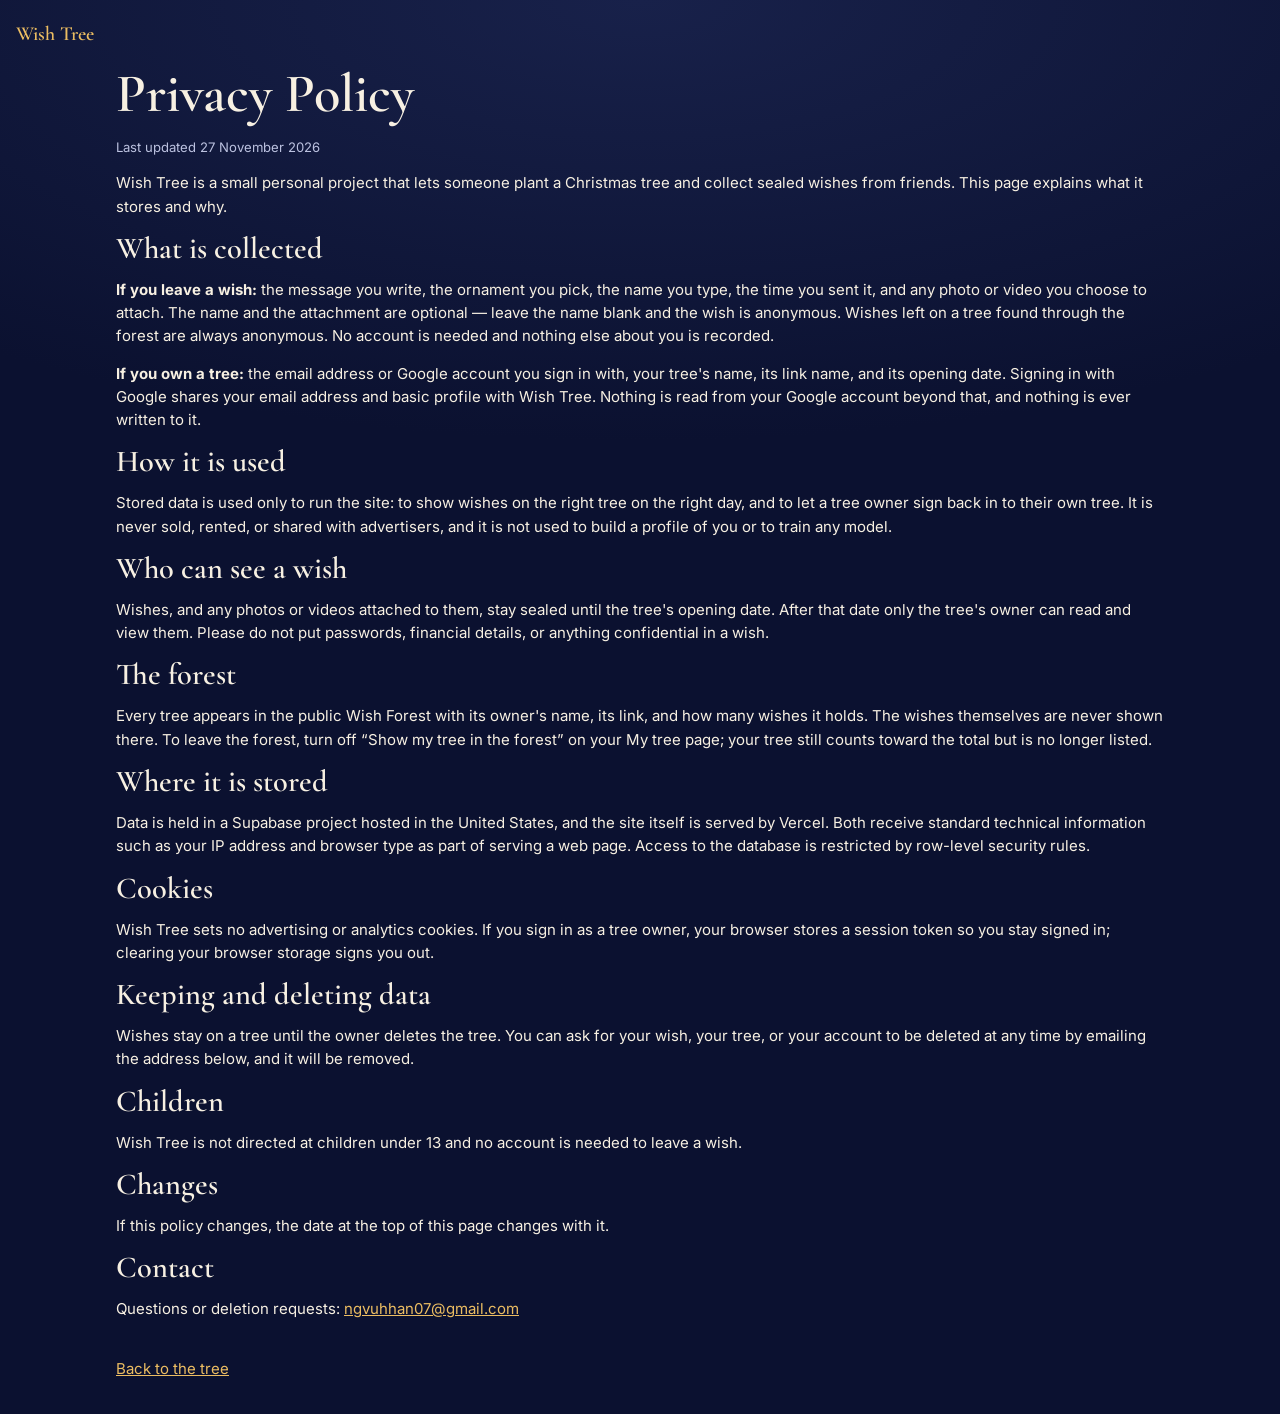
<file: privacy.html>
<!doctype html>
<html lang="en">
<head>
  <meta charset="utf-8">
  <meta name="viewport" content="width=device-width, initial-scale=1, viewport-fit=cover">
  <title>Privacy Policy — Wish Tree</title>
  <meta name="description" content="How Wish Tree handles your data.">
  <meta name="theme-color" content="#0b1130">
  <link rel="icon" href="data:image/svg+xml,%3Csvg xmlns='http://www.w3.org/2000/svg' viewBox='0 0 32 32'%3E%3Cpath d='M16 3 5 28h22z' fill='%23557833'/%3E%3Ccircle cx='16' cy='5' r='4' fill='%23cf2438'/%3E%3C/svg%3E">
  <link rel="preconnect" href="https://fonts.googleapis.com">
  <link rel="preconnect" href="https://fonts.gstatic.com" crossorigin>
  <link rel="stylesheet" href="https://fonts.googleapis.com/css2?family=Cormorant+Garamond:ital,wght@0,500;0,600;1,500&family=Inter:wght@400;500;600&display=swap">
  <link rel="stylesheet" href="assets/style.css">
</head>
<body>
  <header class="topbar">
    <a class="brand" href="./">Wish Tree</a>
  </header>

  <main>
    <h1>Privacy Policy</h1>
    <p class="hint">Last updated 27 November 2026</p>

    <p>Wish Tree is a small personal project that lets someone plant a Christmas tree and collect sealed wishes from friends. This page explains what it stores and why.</p>

    <h2>What is collected</h2>
    <p><strong>If you leave a wish:</strong> the message you write, the ornament you pick, the name you type, the time you sent it, and any photo or video you choose to attach. The name and the attachment are optional — leave the name blank and the wish is anonymous. Wishes left on a tree found through the forest are always anonymous. No account is needed and nothing else about you is recorded.</p>
    <p><strong>If you own a tree:</strong> the email address or Google account you sign in with, your tree's name, its link name, and its opening date. Signing in with Google shares your email address and basic profile with Wish Tree. Nothing is read from your Google account beyond that, and nothing is ever written to it.</p>

    <h2>How it is used</h2>
    <p>Stored data is used only to run the site: to show wishes on the right tree on the right day, and to let a tree owner sign back in to their own tree. It is never sold, rented, or shared with advertisers, and it is not used to build a profile of you or to train any model.</p>

    <h2>Who can see a wish</h2>
    <p>Wishes, and any photos or videos attached to them, stay sealed until the tree's opening date. After that date only the tree's owner can read and view them. Please do not put passwords, financial details, or anything confidential in a wish.</p>

    <h2>The forest</h2>
    <p>Every tree appears in the public Wish Forest with its owner's name, its link, and how many wishes it holds. The wishes themselves are never shown there. To leave the forest, turn off “Show my tree in the forest” on your My tree page; your tree still counts toward the total but is no longer listed.</p>

    <h2>Where it is stored</h2>
    <p>Data is held in a Supabase project hosted in the United States, and the site itself is served by Vercel. Both receive standard technical information such as your IP address and browser type as part of serving a web page. Access to the database is restricted by row-level security rules.</p>

    <h2>Cookies</h2>
    <p>Wish Tree sets no advertising or analytics cookies. If you sign in as a tree owner, your browser stores a session token so you stay signed in; clearing your browser storage signs you out.</p>

    <h2>Keeping and deleting data</h2>
    <p>Wishes stay on a tree until the owner deletes the tree. You can ask for your wish, your tree, or your account to be deleted at any time by emailing the address below, and it will be removed.</p>

    <h2>Children</h2>
    <p>Wish Tree is not directed at children under 13 and no account is needed to leave a wish.</p>

    <h2>Changes</h2>
    <p>If this policy changes, the date at the top of this page changes with it.</p>

    <h2>Contact</h2>
    <p>Questions or deletion requests: <a href="mailto:ngvuhhan07@gmail.com">ngvuhhan07@gmail.com</a></p>

    <a class="back" href="./">Back to the tree</a>
  </main>
</body>
</html>
</file>
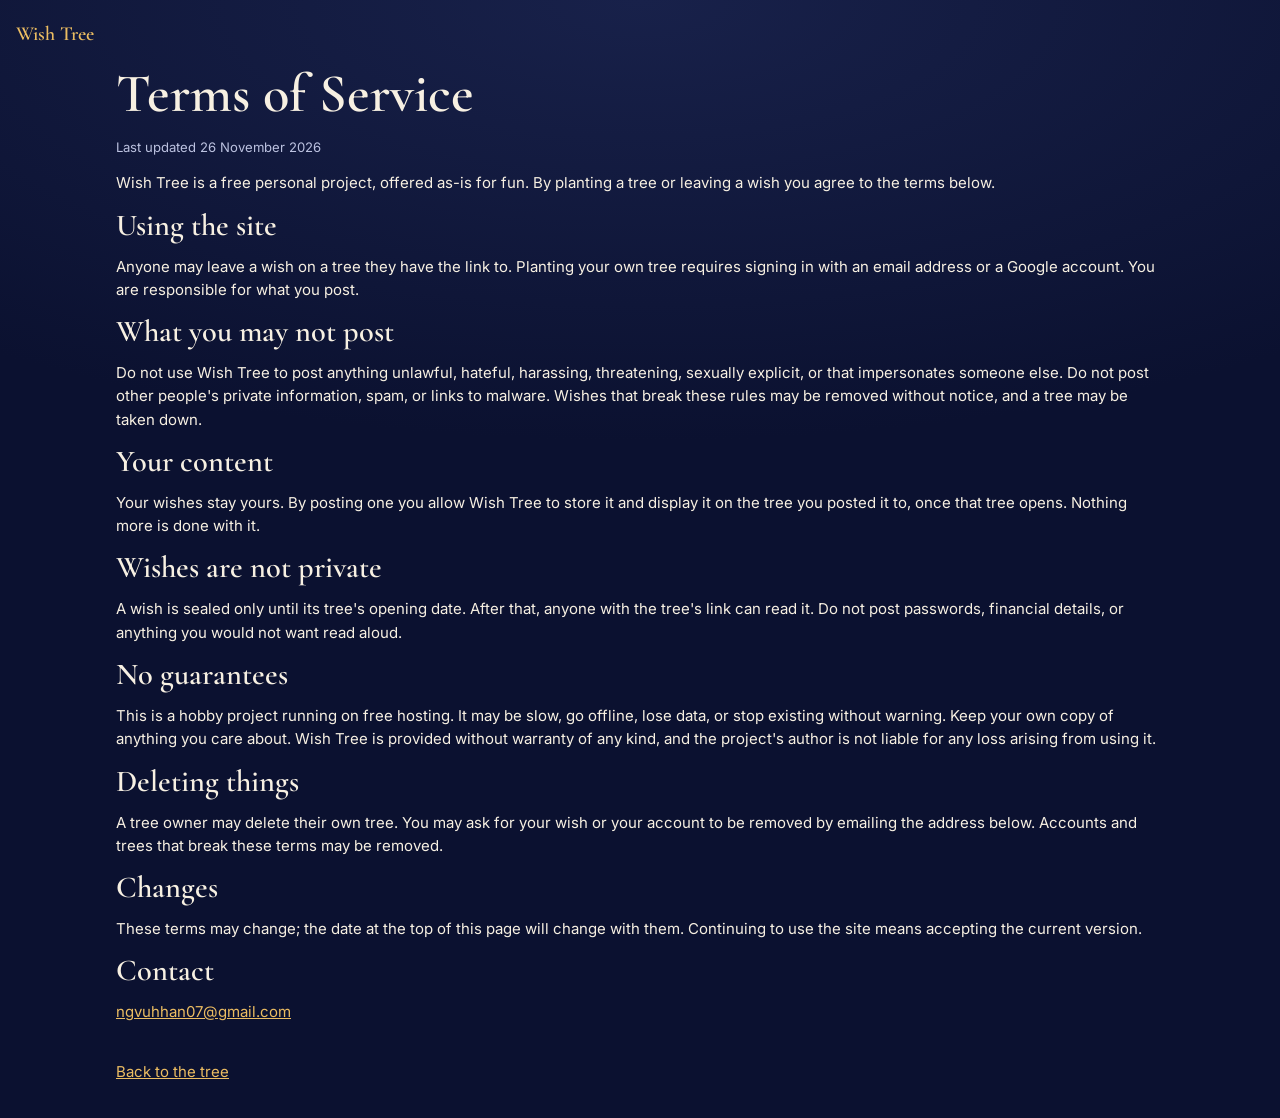
<file: terms.html>
<!doctype html>
<html lang="en">
<head>
  <meta charset="utf-8">
  <meta name="viewport" content="width=device-width, initial-scale=1, viewport-fit=cover">
  <title>Terms of Service — Wish Tree</title>
  <meta name="description" content="The terms for using Wish Tree.">
  <meta name="theme-color" content="#0b1130">
  <link rel="icon" href="data:image/svg+xml,%3Csvg xmlns='http://www.w3.org/2000/svg' viewBox='0 0 32 32'%3E%3Cpath d='M16 3 5 28h22z' fill='%23557833'/%3E%3Ccircle cx='16' cy='5' r='4' fill='%23cf2438'/%3E%3C/svg%3E">
  <link rel="preconnect" href="https://fonts.googleapis.com">
  <link rel="preconnect" href="https://fonts.gstatic.com" crossorigin>
  <link rel="stylesheet" href="https://fonts.googleapis.com/css2?family=Cormorant+Garamond:ital,wght@0,500;0,600;1,500&family=Inter:wght@400;500;600&display=swap">
  <link rel="stylesheet" href="assets/style.css">
</head>
<body>
  <header class="topbar">
    <a class="brand" href="./">Wish Tree</a>
  </header>

  <main>
    <h1>Terms of Service</h1>
    <p class="hint">Last updated 26 November 2026</p>

    <p>Wish Tree is a free personal project, offered as-is for fun. By planting a tree or leaving a wish you agree to the terms below.</p>

    <h2>Using the site</h2>
    <p>Anyone may leave a wish on a tree they have the link to. Planting your own tree requires signing in with an email address or a Google account. You are responsible for what you post.</p>

    <h2>What you may not post</h2>
    <p>Do not use Wish Tree to post anything unlawful, hateful, harassing, threatening, sexually explicit, or that impersonates someone else. Do not post other people's private information, spam, or links to malware. Wishes that break these rules may be removed without notice, and a tree may be taken down.</p>

    <h2>Your content</h2>
    <p>Your wishes stay yours. By posting one you allow Wish Tree to store it and display it on the tree you posted it to, once that tree opens. Nothing more is done with it.</p>

    <h2>Wishes are not private</h2>
    <p>A wish is sealed only until its tree's opening date. After that, anyone with the tree's link can read it. Do not post passwords, financial details, or anything you would not want read aloud.</p>

    <h2>No guarantees</h2>
    <p>This is a hobby project running on free hosting. It may be slow, go offline, lose data, or stop existing without warning. Keep your own copy of anything you care about. Wish Tree is provided without warranty of any kind, and the project's author is not liable for any loss arising from using it.</p>

    <h2>Deleting things</h2>
    <p>A tree owner may delete their own tree. You may ask for your wish or your account to be removed by emailing the address below. Accounts and trees that break these terms may be removed.</p>

    <h2>Changes</h2>
    <p>These terms may change; the date at the top of this page will change with them. Continuing to use the site means accepting the current version.</p>

    <h2>Contact</h2>
    <p><a href="mailto:ngvuhhan07@gmail.com">ngvuhhan07@gmail.com</a></p>

    <a class="back" href="./">Back to the tree</a>
  </main>
</body>
</html>
</file>
<file: assets/style.css>
:root {
  --night: #0b1130;
  --night-2: #18214a;
  --snow: #f7f0e2;
  --mist: #bcc2e0;
  --gold: #ecbd62;
  --rose: #ffb4a6;
  --glass: rgba(255, 255, 255, 0.065);
  --line: rgba(255, 255, 255, 0.15);
  --tile: #37416f;
  --serif: 'Cormorant Garamond', Georgia, serif;
  --sans: Inter, system-ui, -apple-system, sans-serif;
}

*, *::before, *::after { box-sizing: border-box; }
[hidden] { display: none !important; }

html { color-scheme: dark; background: var(--night); }

body {
  margin: 0;
  min-height: 100vh;
  min-height: 100dvh;
  background: radial-gradient(120% 70% at 50% 0%, var(--night-2), var(--night) 70%) fixed var(--night);
  color: var(--snow);
  font: 400 15px/1.55 var(--sans);
  overflow-x: hidden;
}

.sprite { position: absolute; width: 0; height: 0; overflow: hidden; }
#snow { position: fixed; inset: 0; width: 100%; height: 100%; pointer-events: none; z-index: 0; }

.topbar, main { position: relative; z-index: 1; }
.topbar {
  display: flex;
  justify-content: space-between;
  align-items: center;
  padding: 12px max(16px, env(safe-area-inset-right)) 0 max(16px, env(safe-area-inset-left));
}
.brand { display: inline-flex; align-items: center; min-height: 44px; font: 600 1.25rem var(--serif); color: var(--gold); text-decoration: none; }

main { width: min(100%, 640px); margin: 0 auto; padding: 8px 16px calc(64px + env(safe-area-inset-bottom)); }

h1, h2 { font-family: var(--serif); font-weight: 600; line-height: 1.12; margin: 0 0 12px; overflow-wrap: anywhere; }
h1 { font-size: clamp(2.2rem, 10vw, 3.4rem); }
h2 { font-size: 1.9rem; }
p { margin: 0 0 14px; }

a { color: var(--gold); }
:focus-visible { outline: 3px solid var(--gold); outline-offset: 3px; }

/* ---------- buttons and fields ---------- */

.btn {
  display: inline-flex;
  justify-content: center;
  align-items: center;
  min-height: 46px;
  padding: 10px 22px;
  border: 1px solid transparent;
  border-radius: 999px;
  font: 600 0.95rem var(--sans);
  text-decoration: none;
  cursor: pointer;
  background: none;
  color: var(--snow);
  transition: background-color 0.2s, transform 0.2s;
}
.btn:active { transform: scale(0.98); }
.btn:disabled { opacity: 0.6; cursor: progress; }
.btn-primary { background: var(--gold); color: #2a1a04; }
.btn-primary:hover { background: #f6cd7c; }
.btn-glass { background: var(--glass); border-color: var(--line); }
.btn-glass:hover { background: rgba(255, 255, 255, 0.12); }
.btn-quiet { color: var(--gold); min-height: 44px; padding-inline: 12px; font-weight: 500; }
.btn-quiet:hover { background: var(--glass); }
.wide { width: 100%; }

.actions { display: flex; flex-wrap: wrap; justify-content: center; gap: 10px; margin-top: 22px; }

form { display: flex; flex-direction: column; }
label, .legend { font-weight: 500; font-size: 0.9rem; margin: 6px 0; }
input, textarea {
  width: 100%;
  padding: 12px 14px;
  border: 1px solid rgba(255, 255, 255, 0.28);
  border-radius: 12px;
  background: rgba(3, 7, 26, 0.55);
  color: var(--snow);
  font: 400 16px/1.45 var(--sans); /* 16px stops iOS zooming on focus */
  margin-bottom: 8px;
}
textarea { resize: vertical; min-height: 104px; }
::placeholder { color: #98a0c4; opacity: 1; }
form > .btn { margin-top: 10px; }
.hint { color: var(--mist); font-size: 0.82rem; overflow-wrap: anywhere; }
.counter { text-align: right; margin: -4px 0 4px; font-variant-numeric: tabular-nums; }
.error { color: var(--rose); font-weight: 500; margin-top: 8px; }
.status { text-align: center; color: var(--mist); padding: 24px 0 0; }
.center { text-align: center; }

.panel {
  max-width: 460px;
  margin: 24px auto 0;
  padding: 28px 22px;
  background: var(--glass);
  border: 1px solid var(--line);
  border-radius: 24px;
}
.panel > .btn { width: 100%; margin-top: 12px; }
.back { display: inline-flex; align-items: center; min-height: 44px; margin-top: 12px; }

/* ---------- tree view ---------- */

.tree-head { text-align: center; padding-top: 14px; }
.kicker { font: italic 500 1.2rem var(--serif); color: var(--gold); margin: 0; }
.tree-head h1 { margin: 2px 0 8px; }
.explain { color: var(--mist); max-width: 34ch; margin: 0 auto; }

.tabs { display: flex; gap: 8px; overflow-x: auto; padding: 18px 4px 4px; justify-content: safe center; }
.tab {
  flex: none;
  min-height: 44px;
  padding: 6px 18px;
  border: 1px solid var(--line);
  border-radius: 999px;
  background: var(--glass);
  color: var(--snow);
  font: 500 0.88rem var(--sans);
  cursor: pointer;
}
.tab:hover { background: rgba(255, 255, 255, 0.12); }
.tab:active, .pick:active { transform: scale(0.96); }
.tab[aria-pressed='true'] { background: var(--gold); border-color: var(--gold); color: #2a1a04; font-weight: 600; }

.tree-wrap { position: relative; width: min(100%, 520px); margin: 6px auto 0; }
.tree-wrap::before {
  content: '';
  position: absolute;
  inset: -4% -16px;
  background: radial-gradient(closest-side, rgba(255, 214, 140, 0.42), rgba(255, 196, 120, 0.16) 55%, transparent 100%);
  pointer-events: none;
}
#tree { position: relative; display: block; width: 100%; height: auto; }

.slot { outline: none; }
.slot[role='button'] { cursor: pointer; }
.hit { fill: transparent; stroke: transparent; stroke-width: 5; }
.slot:focus-visible .hit { stroke: var(--gold); stroke-dasharray: 10 6; }
.orn { filter: drop-shadow(0 0 5px rgba(255, 236, 196, 0.5)) drop-shadow(0 4px 4px rgba(4, 14, 2, 0.5)); transform-box: fill-box; transform-origin: center; transition: scale 0.2s; }
.slot[role='button']:hover .orn, .slot:focus-visible .orn { scale: 1.12; }
.pop { animation: pop 0.55s cubic-bezier(0.3, 1.6, 0.5, 1) backwards; }
@keyframes pop { from { transform: scale(0); opacity: 0; } }

.count { text-align: center; font: 600 1.45rem/1.3 var(--serif); margin: 14px 0; }

.countdown { display: grid; grid-template-columns: repeat(4, 1fr); gap: 8px; max-width: 400px; margin: 0 auto; }
.countdown div { background: var(--glass); border: 1px solid var(--line); border-radius: 16px; padding: 10px 2px 8px; text-align: center; }
.countdown b { display: block; font: 600 2rem/1.1 var(--serif); font-variant-numeric: lining-nums tabular-nums; color: var(--gold); }
.countdown span { font-size: 0.74rem; color: var(--mist); }
.opens { text-align: center; color: var(--mist); font-size: 0.85rem; margin: 10px 0 0; }

.cards { list-style: none; margin: 40px 0 0; padding: 0; display: grid; gap: 14px; }
.card { background: var(--glass); border: 1px solid var(--line); border-radius: 20px; padding: 22px 22px 16px; }
.card .message { font: 500 1.4rem/1.45 var(--serif); white-space: pre-wrap; overflow-wrap: anywhere; }
.card .from { color: var(--gold); font-size: 0.86rem; text-align: right; margin: 0; overflow-wrap: anywhere; }
.cards.animate .card { animation: rise 0.55s ease-out backwards; }
@keyframes rise { from { opacity: 0; transform: translateY(18px); } }
.cards .card.flash { animation: flash 1.4s ease-out; }
@keyframes flash { 0%, 35% { background: rgba(236, 189, 98, 0.34); border-color: var(--gold); } }

/* ---------- wish dialog: centred card, bottom sheet on phones ---------- */

dialog {
  width: min(460px, 100%);
  max-height: 92vh;
  max-height: 92dvh;
  padding: 0;
  border: 1px solid var(--line);
  border-radius: 26px;
  background: rgba(24, 33, 74, 0.96);
  color: var(--snow);
  overscroll-behavior: contain;
}
dialog::backdrop { background: rgba(3, 6, 22, 0.7); backdrop-filter: blur(4px); }
dialog[open] { animation: rise 0.3s ease-out; }
body:has(dialog[open]) { overflow: hidden; }
.sheet { position: relative; padding: 26px 22px calc(22px + env(safe-area-inset-bottom)); }
.close { position: absolute; top: 12px; right: 12px; width: 44px; height: 44px; border: 0; border-radius: 50%; background: var(--glass); color: var(--snow); font-size: 1.6rem; line-height: 1; cursor: pointer; }
.sheet h2 { padding-right: 44px; }
.picker { display: grid; grid-template-columns: repeat(auto-fill, minmax(46px, 1fr)); gap: 7px; }
.pick { aspect-ratio: 1; padding: 5px; border: 3px solid transparent; border-radius: 14px; background: var(--tile); cursor: pointer; opacity: 0.82; transition: opacity 0.2s, transform 0.15s; }
.pick:hover { opacity: 1; }
.pick svg { display: block; width: 100%; height: 100%; }
.pick[aria-checked='true'] { opacity: 1; border-color: var(--gold); box-shadow: 0 0 0 3px rgba(236, 189, 98, 0.4); }
#wish-done { padding: 12px 0; }
#wish-done h2 { padding: 0; }
.done-orn { width: 112px; height: 112px; background: var(--tile); border-radius: 50%; padding: 14px; margin-bottom: 14px; }

@media (max-width: 560px) {
  dialog { width: 100%; max-width: 100%; margin: auto 0 0; border-radius: 26px 26px 0 0; border-width: 1px 0 0; }
}

/* ---------- my tree ---------- */

.stats { display: grid; grid-template-columns: 1fr 1.6fr; gap: 10px; margin: 22px 0 8px; }
.stats div { border: 1px solid var(--line); border-radius: 16px; padding: 12px; text-align: center; }
.stats dt { color: var(--mist); font-size: 0.8rem; }
.stats dd { margin: 4px 0 0; font: 600 1.6rem/1.25 var(--serif); color: var(--gold); font-variant-numeric: lining-nums; }

@media (prefers-reduced-motion: reduce) {
  *, *::before, *::after {
    animation-duration: 0.01ms !important;
    animation-delay: 0ms !important;
    transition-duration: 0.01ms !important;
    scroll-behavior: auto !important;
  }
}

.legal { position: relative; z-index: 1; display: flex; justify-content: center; gap: 18px; padding: 0 16px calc(24px + env(safe-area-inset-bottom)); }
.legal a { color: var(--mist); font-size: 0.78rem; text-decoration: none; }
.legal a:hover { color: var(--gold); text-decoration: underline; }

/* Wide screens: stand the tree beside its details so the countdown and the
   buttons are on screen without scrolling. One column everywhere else. */
@media (min-width: 1000px) and (min-height: 560px) {
  main { width: min(100%, 1080px); padding-bottom: 24px; }

  #view-tree {
    display: grid;
    grid-template-columns: minmax(0, auto) minmax(0, 1fr);
    /* Blank 1fr rows above and below the details centre them against the tree. */
    grid-template-rows: auto 1fr auto auto auto auto auto 1fr auto auto;
    column-gap: clamp(28px, 4vw, 64px);
    row-gap: 0;
    min-height: calc(100vh - 140px);
  }

  #tabs { grid-area: 1 / 1 / 2 / 3; }

  /* The tree's viewBox is 740x990, so width = height x 0.747 keeps it whole. */
  .tree-wrap {
    grid-area: 2 / 1 / 9 / 2;
    align-self: center;
    margin: 0;
    width: min(500px, calc((100vh - 250px) * 0.747));
  }

  .tree-head { grid-area: 3 / 2 / 4 / 3; text-align: left; padding-top: 0; }
  .tree-head h1 { margin-top: 0; }
  .explain { margin-inline: 0; }
  .count { grid-area: 4 / 2 / 5 / 3; text-align: left; }
  .countdown { grid-area: 5 / 2 / 6 / 3; margin: 0; max-width: 420px; }
  .opens { grid-area: 6 / 2 / 7 / 3; text-align: left; margin-top: 10px; }
  .actions { grid-area: 7 / 2 / 8 / 3; justify-content: flex-start; }

  #cards-status { grid-area: 9 / 1 / 10 / 3; }
  #cards { grid-area: 10 / 1 / 11 / 3; grid-template-columns: repeat(2, minmax(0, 1fr)); }
}

/* Phones: fit the whole tree view in one screen, no scrolling. The tree takes
   whatever height the text and buttons leave, with a floor so it stays a tree.
   dvh, not vh, so a phone's retracting address bar does not cut the bottom off. */
@media (max-width: 999px) {
  main { padding-bottom: calc(10px + env(safe-area-inset-bottom)); }
  .tree-head { padding-top: 4px; }
  .tree-head h1 { font-size: clamp(1.85rem, 8vw, 2.6rem); }
  .tree-head .explain { font-size: 0.9rem; }
  .tree-wrap { margin-top: 0; width: min(100%, calc((100dvh - 440px) * 0.747)); min-width: 236px; }
  .count { margin: 4px 0; font-size: 1.22rem; }
  .countdown div { padding: 5px 2px 4px; }
  .countdown b { font-size: 1.55rem; }
  .opens { margin-top: 6px; font-size: 0.78rem; }
  #view-tree .actions { margin-top: 12px; gap: 8px; }
  .legal { padding-bottom: calc(8px + env(safe-area-inset-bottom)); }
}

/* Short phones have no room for the blurb or the exact date; the countdown
   above the buttons already says how long there is to wait. */
@media (max-width: 999px) and (max-height: 760px) {
  .tree-head .explain { display: none; }
  .opens { display: none; }
  .tree-wrap { width: min(100%, calc((100dvh - 392px) * 0.747)); min-width: 186px; }
}

/* ---------- forest ---------- */

.forest-count { font: 600 1.35rem var(--serif); color: var(--gold); margin: 0; }
.forest-wrap { position: relative; margin: 18px -16px 0; }
#forest { display: block; width: 100%; height: auto; }
.pine { cursor: pointer; outline: none; }
.pine g { transition: transform 0.25s ease, filter 0.25s ease; transform-box: fill-box; transform-origin: 50% 100%; }
.pine:hover g, .pine:focus-visible g { transform: scale(1.12); filter: drop-shadow(0 0 6px rgba(236, 189, 98, 0.7)); opacity: 1; }
.pine-star { filter: drop-shadow(0 0 3px rgba(236, 189, 98, 0.8)); }
.forest-tip {
  position: absolute; transform: translate(-50%, calc(-100% - 8px)); pointer-events: none; margin: 0;
  padding: 6px 12px; border-radius: 12px; background: rgba(3, 7, 26, 0.85); border: 1px solid var(--line);
  white-space: nowrap; font-size: 0.82rem; color: var(--mist); text-align: center;
}
.forest-tip b { display: block; color: var(--snow); font: 600 1rem var(--serif); }
.forest-list-title { font-size: 1.4rem; text-align: center; margin-top: 32px; }
.forest-list { list-style: none; padding: 0; margin: 0; display: flex; flex-wrap: wrap; justify-content: center; gap: 8px; max-height: 320px; overflow-y: auto; }
.forest-list a {
  display: inline-flex; align-items: baseline; gap: 8px; min-height: 40px; padding: 8px 14px;
  border-radius: 999px; background: var(--glass); border: 1px solid var(--line); color: var(--snow); text-decoration: none;
}
.forest-list a:hover { background: rgba(255, 255, 255, 0.12); }
.forest-list small { color: var(--mist); }
@media (prefers-reduced-motion: reduce) { .pine g { transition: none; } }
.field-group { display: flex; flex-direction: column; }
.circles { padding-bottom: 0; }

/* ---------- photo / video on a wish ---------- */

.visually-hidden { position: absolute; width: 1px; height: 1px; overflow: hidden; clip-path: inset(50%); white-space: nowrap; }
.media-add { margin-bottom: 8px; }
.media-chosen { display: flex; align-items: center; gap: 12px; margin-bottom: 8px; }
.media-chosen .media { width: 96px; height: 96px; object-fit: cover; margin: 0; }
.media { display: block; width: 100%; max-height: 70vh; object-fit: contain; border-radius: 14px; background: rgba(3, 7, 26, 0.5); margin: 4px 0 12px; }

/* ---------- forest: your own tree, new trees, the listing switch ---------- */

.pine.mine g { opacity: 1; filter: drop-shadow(0 0 10px rgba(236, 189, 98, 0.95)) drop-shadow(0 0 22px rgba(236, 189, 98, 0.55)); animation: glow 2.4s ease-in-out infinite; }
@keyframes glow { 50% { filter: drop-shadow(0 0 4px rgba(236, 189, 98, 0.6)) drop-shadow(0 0 12px rgba(236, 189, 98, 0.3)); } }
.forest-list a.mine { border-color: var(--gold); box-shadow: 0 0 12px rgba(236, 189, 98, 0.45); }
.pine.grow g { animation: grow 1.2s cubic-bezier(0.3, 1.4, 0.5, 1) backwards; }
@keyframes grow { from { transform: scale(0, 0.1); opacity: 0; } }
.switch { display: flex; align-items: center; gap: 12px; margin-top: 18px; cursor: pointer; font-size: 0.95rem; }
.switch input { appearance: none; width: 48px; height: 28px; margin: 0; padding: 0; flex: none; border-radius: 999px; background: var(--tile); border: 1px solid var(--line); position: relative; cursor: pointer; transition: background-color 0.2s; }
.switch input::after { content: ''; position: absolute; top: 3px; left: 3px; width: 20px; height: 20px; border-radius: 50%; background: var(--snow); transition: transform 0.2s; }
.switch input:checked { background: var(--gold); }
.switch input:checked::after { transform: translateX(20px); }
.switch + .hint { margin: 2px 0 0; }
@media (prefers-reduced-motion: reduce) { .pine.mine g { animation: none; } }
.mine-label { font: italic 600 30px var(--serif); fill: var(--gold); text-anchor: middle; paint-order: stroke; stroke: rgba(11, 17, 48, 0.85); stroke-width: 6px; }
</file>
